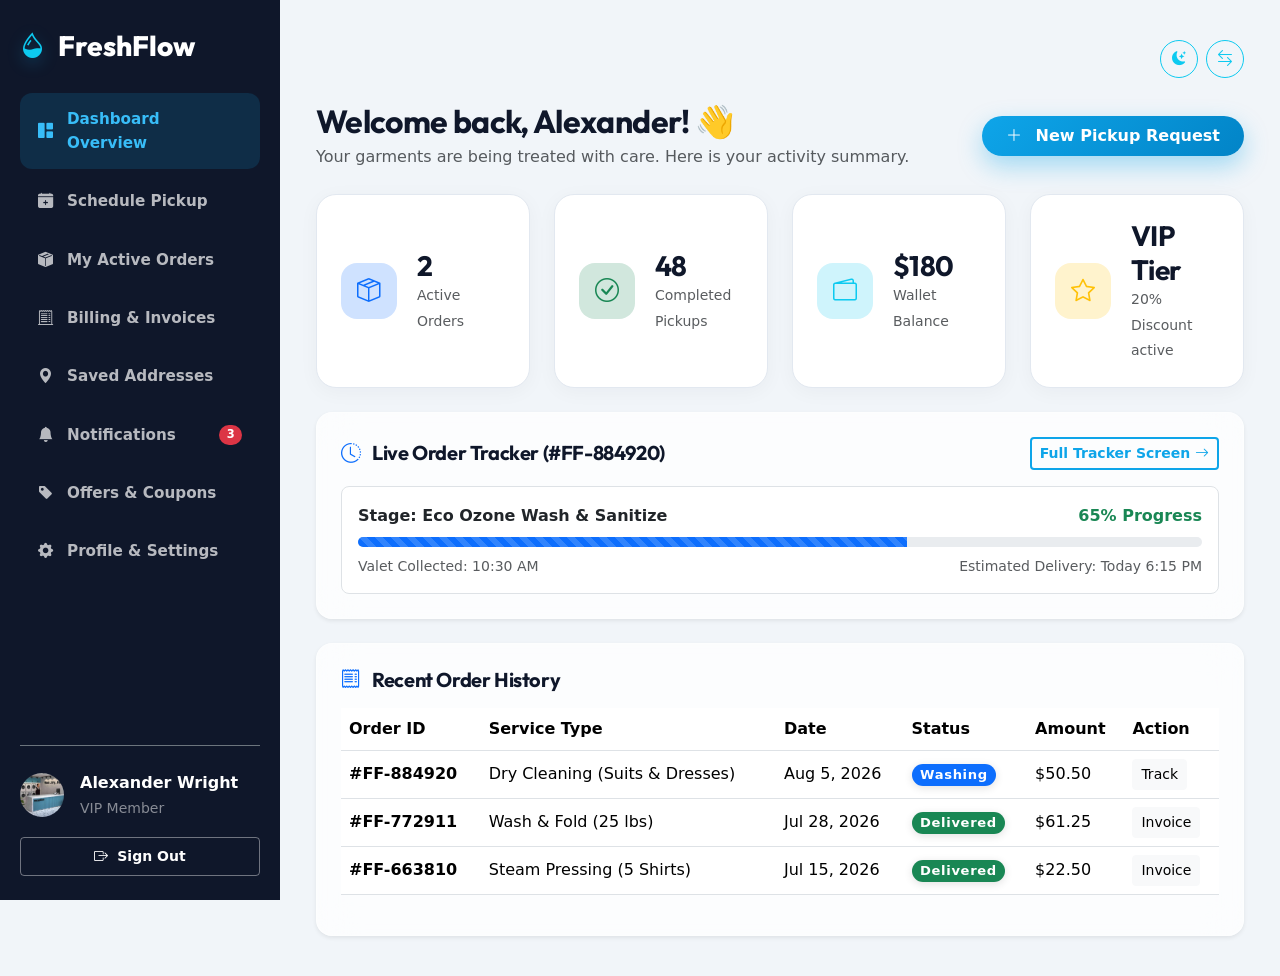
<file: dashboard.html>
<!DOCTYPE html>
<html lang="en">
<head>
  <meta charset="UTF-8">
  <meta name="viewport" content="width=device-width, initial-scale=1.0">
  <title>Customer Dashboard | FreshFlow Laundry & Dry Cleaning</title>
  <meta name="description" content="Manage your laundry schedule, track live orders, view invoices, and update addresses in your FreshFlow SaaS dashboard.">
  
  <link rel="icon" href="data:image/svg+xml,<svg xmlns='http://www.w3.org/2000/svg' viewBox='0 0 100 100'><path fill='%230EA5E9' d='M50 5 C50 5 15 50 15 70 A35 35 0 0 0 85 70 C85 50 50 5 50 5 Z'/><circle cx='40' cy='60' r='6' fill='%23FFFFFF' opacity='0.7'/></svg>" type="image/svg+xml">
  <link rel="stylesheet" href="https://cdn.jsdelivr.net/npm/bootstrap@5.3.2/dist/css/bootstrap.min.css">
  <link rel="stylesheet" href="https://cdn.jsdelivr.net/npm/bootstrap-icons@1.11.3/font/bootstrap-icons.min.css">
  <link rel="stylesheet" href="css/style.css">
</head>
<body>

  <div class="dashboard-layout">
    
    <!-- Sidebar Navigation -->
    <aside class="dashboard-sidebar">
      <div>
        <div class="mb-4 text-center text-lg-start">
          <a href="index.html" class="navbar-brand-logo text-white fs-3 d-inline-flex align-items-center gap-2">
            <i class="bi bi-droplet-half text-info me-1"></i> FreshFlow
          </a>
        </div>

        <div class="dashboard-nav-group mt-3">
          <div class="dashboard-nav-item active" data-tab="tab-overview">
            <i class="bi bi-grid-1x2-fill"></i> Dashboard Overview
          </div>
          <div class="dashboard-nav-item" data-tab="tab-schedule">
            <i class="bi bi-calendar-plus-fill"></i> Schedule Pickup
          </div>
          <div class="dashboard-nav-item" data-tab="tab-orders">
            <i class="bi bi-box-seam-fill"></i> My Active Orders
          </div>
          <div class="dashboard-nav-item" data-tab="tab-billing">
            <i class="bi bi-receipt-cutoff"></i> Billing & Invoices
          </div>
          <div class="dashboard-nav-item" data-tab="tab-addresses">
            <i class="bi bi-geo-alt-fill"></i> Saved Addresses
          </div>
          <div class="dashboard-nav-item" data-tab="tab-notifications">
            <i class="bi bi-bell-fill"></i> Notifications <span class="badge bg-danger ms-auto rounded-pill">3</span>
          </div>
          <div class="dashboard-nav-item" data-tab="tab-offers">
            <i class="bi bi-tag-fill"></i> Offers & Coupons
          </div>
          <div class="dashboard-nav-item" data-tab="tab-settings">
            <i class="bi bi-gear-fill"></i> Profile & Settings
          </div>
        </div>
      </div>

      <div class="pt-4 border-top border-secondary text-white-50 mt-auto">
        <div class="d-flex align-items-center gap-3 mb-3">
          <img src="image/Office & Customer Support.jpg" alt="User Profile" class="rounded-circle object-fit-cover" style="width: 44px; height: 44px;">
          <div>
            <strong class="d-block text-white">Alexander Wright</strong>
            <small>VIP Member</small>
          </div>
        </div>
        <a href="login.html" class="btn btn-sm btn-outline-light w-100 py-2"><i class="bi bi-box-arrow-right me-1"></i> Sign Out</a>
      </div>
    </aside>

    <!-- Main Dashboard Body -->
    <main class="dashboard-main">
      
      <!-- Desktop Dashboard Top-Right Theme & RTL Controls (Desktop >= 1200px) -->
      <div class="d-none d-xl-flex justify-content-end align-items-center mb-4 gap-2">
        <button class="btn btn-sm btn-outline-info rounded-circle" id="theme-toggle-btn" title="Toggle Theme" aria-label="Toggle Theme" style="width: 38px; height: 38px; padding: 0; display: inline-flex; align-items: center; justify-content: center;">
          <i class="bi bi-moon-stars-fill fs-6" id="theme-toggle-icon"></i>
        </button>
        <button class="btn btn-sm btn-outline-info rounded-circle" id="rtl-toggle-btn" title="Toggle RTL" aria-label="Toggle RTL" style="width: 38px; height: 38px; padding: 0; display: inline-flex; align-items: center; justify-content: center;">
          <i class="bi bi-arrow-left-right fs-6"></i>
        </button>
      </div>
      
      <!-- Mobile & Tablet Dashboard Topbar Header (< 1200px, including 1024px) -->
      <div class="dashboard-topbar-mobile d-xl-none d-flex align-items-center justify-content-between">
        <a href="index.html" class="navbar-brand-logo text-dark fs-6 fs-sm-5 fw-bold me-2">
          <i class="bi bi-droplet-half text-primary"></i> FreshFlow
        </a>
        <div class="d-flex align-items-center gap-2 gap-sm-3">
          <button class="btn btn-sm btn-outline-primary rounded-circle" id="mobile-theme-toggle-btn" title="Toggle Theme" aria-label="Toggle Theme" style="width: 36px; height: 36px; padding: 0; display: inline-flex; align-items: center; justify-content: center;">
            <i class="bi bi-moon-stars-fill" id="mobile-theme-toggle-icon"></i>
          </button>
          <button class="btn btn-sm btn-outline-primary rounded-circle" id="mobile-rtl-toggle-btn" title="Toggle RTL" aria-label="Toggle RTL" style="width: 36px; height: 36px; padding: 0; display: inline-flex; align-items: center; justify-content: center;">
            <i class="bi bi-arrow-left-right"></i>
          </button>
          <button class="btn btn-sm btn-outline-primary rounded-circle" id="dashboard-sidebar-toggle" aria-label="Toggle Navigation" style="width: 36px; height: 36px; padding: 0; display: inline-flex; align-items: center; justify-content: center;">
            <i class="bi bi-list fs-5"></i>
          </button>
        </div>
      </div>

      <!-- TAB 1: OVERVIEW -->
      <div id="tab-overview" class="dashboard-tab-content active-tab">
        <div class="d-flex justify-content-between align-items-center mb-4 flex-wrap gap-3">
          <div>
            <h2 class="fw-bold mb-1">Welcome back, Alexander! 👋</h2>
            <p class="text-muted mb-0">Your garments are being treated with care. Here is your activity summary.</p>
          </div>
          <button class="btn btn-fresh-primary py-2 px-4" data-bs-toggle="modal" data-bs-target="#schedulePickupModal">
            <i class="bi bi-plus-lg me-1"></i> New Pickup Request
          </button>
        </div>

        <!-- Quick Stats Widgets Grid -->
        <div class="row g-3 g-md-4 mb-4">
          <div class="col-md-3 col-6">
            <div class="stat-widget-card h-100">
              <div class="stat-icon-wrapper bg-primary-subtle text-primary">
                <i class="bi bi-box-seam"></i>
              </div>
              <div>
                <h3 class="fw-bold mb-0 font-heading">2</h3>
                <small class="text-muted">Active Orders</small>
              </div>
            </div>
          </div>

          <div class="col-md-3 col-6">
            <div class="stat-widget-card h-100">
              <div class="stat-icon-wrapper bg-success-subtle text-success">
                <i class="bi bi-check-circle"></i>
              </div>
              <div>
                <h3 class="fw-bold mb-0 font-heading">48</h3>
                <small class="text-muted">Completed Pickups</small>
              </div>
            </div>
          </div>

          <div class="col-md-3 col-6">
            <div class="stat-widget-card h-100">
              <div class="stat-icon-wrapper bg-info-subtle text-info">
                <i class="bi bi-wallet2"></i>
              </div>
              <div>
                <h3 class="fw-bold mb-0 font-heading">$180</h3>
                <small class="text-muted">Wallet Balance</small>
              </div>
            </div>
          </div>

          <div class="col-md-3 col-6">
            <div class="stat-widget-card h-100">
              <div class="stat-icon-wrapper bg-warning-subtle text-warning">
                <i class="bi bi-star"></i>
              </div>
              <div>
                <h3 class="fw-bold mb-0 font-heading">VIP Tier</h3>
                <small class="text-muted">20% Discount active</small>
              </div>
            </div>
          </div>
        </div>

        <!-- Active Live Order Status Section -->
        <div class="card glass-card p-4 rounded-4 shadow-sm mb-4">
          <div class="d-flex justify-content-between align-items-center mb-3">
            <h5 class="fw-bold mb-0"><i class="bi bi-clock-history text-primary me-2"></i> Live Order Tracker (#FF-884920)</h5>
            <a href="tracking.html" class="btn btn-sm btn-outline-primary">Full Tracker Screen <i class="bi bi-arrow-right"></i></a>
          </div>

          <div class="p-3 bg-white rounded-3 border">
            <div class="d-flex justify-content-between mb-2">
              <span class="fw-semibold text-dark">Stage: Eco Ozone Wash & Sanitize</span>
              <span class="text-success fw-bold">65% Progress</span>
            </div>
            <div class="progress" style="height: 10px;">
              <div class="progress-bar progress-bar-striped progress-bar-animated bg-primary" role="progressbar" style="width: 65%"></div>
            </div>
            <div class="d-flex justify-content-between mt-2 text-muted small">
              <span>Valet Collected: 10:30 AM</span>
              <span>Estimated Delivery: Today 6:15 PM</span>
            </div>
          </div>
        </div>

        <!-- Recent Invoices Table -->
        <div class="card glass-card p-4 rounded-4 shadow-sm">
          <h5 class="fw-bold mb-3"><i class="bi bi-receipt text-primary me-2"></i> Recent Order History</h5>
          <div class="table-responsive">
            <table class="table table-hover align-middle">
              <thead>
                <tr>
                  <th>Order ID</th>
                  <th>Service Type</th>
                  <th>Date</th>
                  <th>Status</th>
                  <th>Amount</th>
                  <th>Action</th>
                </tr>
              </thead>
              <tbody>
                <tr>
                  <td><strong>#FF-884920</strong></td>
                  <td>Dry Cleaning (Suits & Dresses)</td>
                  <td>Aug 5, 2026</td>
                  <td><span class="badge bg-primary rounded-pill">Washing</span></td>
                  <td>$50.50</td>
                  <td><a href="tracking.html" class="btn btn-sm btn-light">Track</a></td>
                </tr>
                <tr>
                  <td><strong>#FF-772911</strong></td>
                  <td>Wash & Fold (25 lbs)</td>
                  <td>Jul 28, 2026</td>
                  <td><span class="badge bg-success rounded-pill">Delivered</span></td>
                  <td>$61.25</td>
                  <td><button class="btn btn-sm btn-light">Invoice</button></td>
                </tr>
                <tr>
                  <td><strong>#FF-663810</strong></td>
                  <td>Steam Pressing (5 Shirts)</td>
                  <td>Jul 15, 2026</td>
                  <td><span class="badge bg-success rounded-pill">Delivered</span></td>
                  <td>$22.50</td>
                  <td><button class="btn btn-sm btn-light">Invoice</button></td>
                </tr>
              </tbody>
            </table>
          </div>
        </div>
      </div>

      <!-- TAB 2: SCHEDULE PICKUP -->
      <div id="tab-schedule" class="dashboard-tab-content d-none">
        <h2 class="fw-bold mb-4">Schedule A New Pickup</h2>
        <div class="card glass-card p-4 rounded-4 max-w-700">
          <form id="schedule-pickup-form">
            <div class="mb-3">
              <label for="pickup-address" class="form-label fw-semibold">Pickup & Delivery Address</label>
              <select id="pickup-address" class="form-select rounded-pill">
                <option selected>Home: 742 Fifth Avenue, Apt 12B, New York, NY</option>
                <option>Office: 100 Madison Ave, Floor 14, New York, NY</option>
              </select>
            </div>

            <div class="row g-3 mb-3">
              <div class="col-md-6">
                <label for="pickup-service-type" class="form-label fw-semibold">Service Type</label>
                <select id="pickup-service-type" class="form-select rounded-pill">
                  <option>Wash & Fold ($2.45/lb)</option>
                  <option>Executive Dry Cleaning</option>
                  <option>Hand Steam Pressing</option>
                  <option>Shoe Restoration</option>
                </select>
              </div>
              <div class="col-md-6">
                <label for="pickup-date" class="form-label fw-semibold">Preferred Pickup Date & Time</label>
                <input type="datetime-local" id="pickup-date" class="form-control rounded-pill" required>
              </div>
            </div>

            <div class="mb-4">
              <label for="pickup-notes" class="form-label fw-semibold">Garment Care Special Instructions</label>
              <textarea id="pickup-notes" class="form-control rounded-4" rows="3" placeholder="e.g. Light starch on collared shirts, delicate silk skirt stain care..."></textarea>
            </div>

            <button type="submit" class="btn btn-fresh-primary w-100 py-3"><i class="bi bi-check-circle me-2"></i> Confirm Valet Schedule</button>
          </form>
        </div>
      </div>

      <!-- TAB 3: MY ACTIVE ORDERS -->
      <div id="tab-orders" class="dashboard-tab-content d-none">
        <h2 class="fw-bold mb-4">My Active Orders</h2>
        <div class="row g-4">
          <div class="col-md-6">
            <div class="card glass-card p-4 rounded-4 shadow-sm h-100">
              <div class="d-flex justify-content-between align-items-center mb-3">
                <span class="badge bg-primary rounded-pill">#FF-884920</span>
                <span class="badge bg-info text-dark">Washing Stage</span>
              </div>
              <h5 class="fw-bold">2-Piece Suit & 3 Shirts</h5>
              <p class="text-muted small mb-3">Valet: David Miller | ETA: Today 6:15 PM</p>
              <a href="tracking.html" class="btn btn-outline-primary w-100 mt-auto">Live RFID Tracking</a>
            </div>
          </div>
          <div class="col-md-6">
            <div class="card glass-card p-4 rounded-4 shadow-sm h-100">
              <div class="d-flex justify-content-between align-items-center mb-3">
                <span class="badge bg-secondary rounded-pill">#FF-885001</span>
                <span class="badge bg-warning text-dark">Scheduled Pickup</span>
              </div>
              <h5 class="fw-bold">Wash & Fold Bag (approx 15 lbs)</h5>
              <p class="text-muted small mb-3">Valet Arriving: Tomorrow at 9:00 AM</p>
              <button class="btn btn-outline-danger w-100 mt-auto">Reschedule Window</button>
            </div>
          </div>
        </div>
      </div>

      <!-- TAB 4: BILLING & INVOICES -->
      <div id="tab-billing" class="dashboard-tab-content d-none">
        <h2 class="fw-bold mb-4">Billing & Invoices</h2>
        <div class="card glass-card p-4 rounded-4 shadow-sm">
          <p class="text-muted">Download official digital receipts and manage stored credit cards.</p>
          <div class="table-responsive">
            <table class="table">
              <thead>
                <tr>
                  <th>Invoice #</th>
                  <th>Date</th>
                  <th>Amount</th>
                  <th>Payment Method</th>
                  <th>Download</th>
                </tr>
              </thead>
              <tbody>
                <tr>
                  <td>INV-2026-001</td>
                  <td>Aug 5, 2026</td>
                  <td>$50.50</td>
                  <td>Visa ending in 4242</td>
                  <td><button class="btn btn-sm btn-outline-primary"><i class="bi bi-download"></i> PDF</button></td>
                </tr>
                <tr>
                  <td>INV-2026-002</td>
                  <td>Jul 28, 2026</td>
                  <td>$61.25</td>
                  <td>Apple Pay</td>
                  <td><button class="btn btn-sm btn-outline-primary"><i class="bi bi-download"></i> PDF</button></td>
                </tr>
              </tbody>
            </table>
          </div>
        </div>
      </div>

      <!-- TAB 5: SAVED ADDRESSES -->
      <div id="tab-addresses" class="dashboard-tab-content d-none">
        <div class="d-flex justify-content-between align-items-center mb-4 flex-wrap gap-2">
          <h2 class="fw-bold mb-0">Saved Pickup Addresses</h2>
          <button class="btn btn-fresh-primary py-2 px-3" id="add-address-btn"><i class="bi bi-plus-lg"></i> Add New Address</button>
        </div>

        <div class="row g-4" id="address-list-container">
          <div class="col-md-6">
            <div class="card glass-card p-4 h-100">
              <div class="d-flex justify-content-between align-items-center mb-3">
                <span class="badge bg-primary px-3 py-2 rounded-pill"><i class="bi bi-house me-1"></i> Home (Primary)</span>
              </div>
              <p class="fw-semibold text-dark mb-1">742 Fifth Avenue, Apt 12B, New York, NY 10019</p>
              <small class="text-muted">Gate Code: #4829</small>
            </div>
          </div>
          <div class="col-md-6">
            <div class="card glass-card p-4 h-100">
              <div class="d-flex justify-content-between align-items-center mb-3">
                <span class="badge bg-secondary px-3 py-2 rounded-pill"><i class="bi bi-briefcase me-1"></i> Office</span>
              </div>
              <p class="fw-semibold text-dark mb-1">100 Madison Ave, Floor 14, New York, NY 10016</p>
              <small class="text-muted">Reception Desk Pickup</small>
            </div>
          </div>
        </div>
      </div>

      <!-- TAB 6: NOTIFICATIONS -->
      <div id="tab-notifications" class="dashboard-tab-content d-none">
        <h2 class="fw-bold mb-4">Notifications</h2>
        <div class="list-group max-w-700 mx-auto mx-md-0">
          <div class="list-group-item p-3 p-md-4 rounded-3 mb-3 border glass-card shadow-sm">
            <div class="d-flex justify-content-between align-items-center flex-wrap gap-2 mb-2">
              <h6 class="fw-bold text-primary mb-0"><i class="bi bi-droplet-half me-2"></i> Garments In Washing Drum</h6>
              <small class="text-muted">30 mins ago</small>
            </div>
            <p class="mb-0 text-muted small">Order #FF-884920 has entered the eco-friendly ozone wash cycle.</p>
          </div>
          <div class="list-group-item p-3 p-md-4 rounded-3 mb-3 border glass-card shadow-sm">
            <div class="d-flex justify-content-between align-items-center flex-wrap gap-2 mb-2">
              <h6 class="fw-bold text-success mb-0"><i class="bi bi-tag me-2"></i> 20% Discount Promo Applied</h6>
              <small class="text-muted">Yesterday</small>
            </div>
            <p class="mb-0 text-muted small">Your VIP monthly subscription renewed automatically with $100 bonus credit.</p>
          </div>
        </div>
      </div>

      <!-- TAB 7: OFFERS -->
      <div id="tab-offers" class="dashboard-tab-content d-none text-center">
        <h2 class="fw-bold mb-4 text-center">Exclusive Coupons & Offers</h2>
        <div class="row g-4 justify-content-center">
          <div class="col-lg-6 col-md-8 text-center mx-auto">
            <div class="card p-4 rounded-4 bg-primary text-white mx-auto shadow-sm" style="max-width: 500px;">
              <span class="badge bg-white text-primary rounded-pill mb-3 width-fit mx-auto px-3 py-2 fw-bold">PROMO CODE</span>
              <h3 class="fw-bold text-white mb-2 fs-2">FRESH20</h3>
              <p class="mb-0 text-white-50">Get 20% OFF your next dry cleaning order over $40.</p>
            </div>
          </div>
        </div>
      </div>

      <!-- TAB 8: SETTINGS -->
      <div id="tab-settings" class="dashboard-tab-content d-none">
        <h2 class="fw-bold mb-4">Profile & Settings</h2>
        <div class="card glass-card p-4 rounded-4 max-w-700">
          <form>
            <div class="mb-3">
              <label class="form-label fw-semibold">Full Name</label>
              <input type="text" class="form-control rounded-pill" value="Alexander Wright">
            </div>
            <div class="mb-3">
              <label class="form-label fw-semibold">Email Address</label>
              <input type="email" class="form-control rounded-pill" value="alexander.wright@luxury.com">
            </div>
            <div class="mb-3">
              <label class="form-label fw-semibold">Phone Number</label>
              <input type="tel" class="form-control rounded-pill" value="+1 (555) 392-1980">
            </div>
            <div class="text-center mt-4">
              <button type="button" class="btn btn-fresh-primary py-2 px-5 rounded-pill" onclick="alert('Profile Updated Successfully!')"><i class="bi bi-check2-circle me-1"></i> Save Preferences</button>
            </div>
          </form>
        </div>
      </div>

    </main>
  </div>

  <!-- Schedule Pickup Modal -->
  <div class="modal fade" id="schedulePickupModal" tabindex="-1" aria-hidden="true">
    <div class="modal-dialog modal-dialog-centered">
      <div class="modal-content rounded-4 border-0 p-3">
        <div class="modal-header border-0 pb-0">
          <h5 class="modal-title fw-bold"><i class="bi bi-calendar-plus text-primary me-2"></i> Schedule Pickup</h5>
          <button type="button" class="btn-close" data-bs-dismiss="modal" aria-label="Close"></button>
        </div>
        <div class="modal-body">
          <p class="text-muted small">Select your garments and pickup window. Our valet will arrive with a laundry bag.</p>
          <form id="modal-pickup-quick">
            <div class="mb-3">
              <label class="form-label fw-semibold">Service Type</label>
              <select class="form-select rounded-pill">
                <option>Wash & Fold ($2.45/lb)</option>
                <option>Executive Dry Cleaning</option>
                <option>Steam Pressing</option>
              </select>
            </div>
            <div class="mb-3">
              <label class="form-label fw-semibold">Pickup Time</label>
              <input type="datetime-local" class="form-control rounded-pill" required>
            </div>
            <button type="submit" class="btn btn-fresh-primary w-100 py-3 mt-2" data-bs-dismiss="modal" onclick="alert('Pickup Scheduled! Driver assigned.')">Confirm Pickup Window</button>
          </form>
        </div>
      </div>
    </div>
  </div>

  <script src="https://cdn.jsdelivr.net/npm/bootstrap@5.3.2/dist/js/bootstrap.bundle.min.js"></script>
  <script src="js/main.js"></script>
  <script src="js/dashboard.js"></script>
</body>
</html>
</file>
<file: css/style.css>
/* ==========================================================================
   FreshFlow Laundry & Dry Cleaning - Design System & Custom Luxury CSS
   Primary: #0EA5E9 | Secondary: #38BDF8 | Accent: #10B981 
   Background: #F8FAFC | Dark: #0F172A | Cards: #FFFFFF
   ========================================================================== */

@import url('https://fonts.googleapis.com/css2?family=Plus+Jakarta+Sans:wght@300;400;500;600;700;800&family=Outfit:wght@400;500;600;700;800&display=swap');

:root {
  --ff-primary: #0EA5E9;
  --ff-primary-hover: #0284C7;
  --ff-secondary: #38BDF8;
  --ff-secondary-light: #E0F2FE;
  --ff-accent: #10B981;
  --ff-accent-light: #D1FAE5;
  --ff-dark: #0F172A;
  --ff-dark-card: #1E293B;
  --ff-slate-600: #475569;
  --ff-slate-400: #94A3B8;
  --ff-bg: #F8FAFC;
  --ff-card-bg: #FFFFFF;
  --ff-glass-bg: rgba(255, 255, 255, 0.75);
  --ff-glass-dark: rgba(15, 23, 42, 0.85);
  --ff-glass-border: rgba(255, 255, 255, 0.4);
  --ff-border-light: #E2E8F0;
  
  --ff-shadow-sm: 0 4px 12px rgba(14, 165, 233, 0.06);
  --ff-shadow-md: 0 12px 32px rgba(15, 23, 42, 0.08);
  --ff-shadow-lg: 0 24px 60px rgba(14, 165, 233, 0.15);
  --ff-shadow-glow: 0 0 30px rgba(56, 189, 248, 0.35);

  --ff-radius-sm: 12px;
  --ff-radius-md: 20px;
  --ff-radius-lg: 32px;
  --ff-radius-full: 9999px;

  --ff-font-main: 'Plus Jakarta Sans', -apple-system, BlinkMacSystemFont, sans-serif;
  --ff-font-heading: 'Outfit', sans-serif;

  --ff-transition: all 0.35s cubic-bezier(0.16, 1, 0.3, 1);
}

/* Base resets & typography */
* {
  margin: 0;
  padding: 0;
  box-sizing: border-box;
}

html {
  font-family: var(--ff-font-main);
  background-color: var(--ff-bg);
  color: var(--ff-dark);
  scroll-behavior: smooth;
  overflow-x: hidden;
}

body {
  overflow-x: hidden;
  background-color: var(--ff-bg);
  color: var(--ff-dark);
  line-height: 1.6;
}

h1, h2, h3, h4, h5, h6, .font-heading {
  font-family: var(--ff-font-heading);
  font-weight: 700;
  color: var(--ff-dark);
  letter-spacing: -0.02em;
}

a {
  text-decoration: none;
  color: inherit;
  transition: var(--ff-transition);
}

img {
  max-width: 100%;
  height: auto;
}

/* Background canvas and floating particles - DISABLED */
#bubbles-canvas {
  display: none !important;
}

/* Modern Luxury Glassmorphism Utility */
.glass-card {
  background: var(--ff-glass-bg);
  backdrop-filter: blur(20px);
  -webkit-backdrop-filter: blur(20px);
  border: 1px solid var(--ff-glass-border);
  box-shadow: var(--ff-shadow-md);
  border-radius: var(--ff-radius-md);
  transition: var(--ff-transition);
}

.glass-card:hover {
  transform: translateY(-6px);
  box-shadow: var(--ff-shadow-lg);
  border-color: rgba(56, 189, 248, 0.4);
}

.glass-card-dark {
  background: var(--ff-glass-dark);
  backdrop-filter: blur(20px);
  -webkit-backdrop-filter: blur(20px);
  border: 1px solid rgba(255, 255, 255, 0.1);
  color: #FFFFFF;
}

/* Custom Buttons */
.btn-fresh-primary {
  background: linear-gradient(135deg, var(--ff-primary) 0%, #0284C7 100%);
  color: #FFFFFF !important;
  font-weight: 600;
  padding: 14px 32px;
  border-radius: var(--ff-radius-full);
  border: none;
  box-shadow: 0 10px 25px rgba(14, 165, 233, 0.35);
  display: inline-flex;
  align-items: center;
  justify-content: center;
  text-align: center;
  gap: 10px;
  position: relative;
  overflow: hidden;
  z-index: 2;
  transition: var(--ff-transition);
}

.btn-fresh-primary::before {
  content: '';
  position: absolute;
  top: 0; left: -100%; width: 100%; height: 100%;
  background: linear-gradient(90deg, transparent, rgba(255, 255, 255, 0.3), transparent);
  transition: 0.6s;
  z-index: 1;
}

.btn-fresh-primary:hover::before {
  left: 100%;
}

.btn-fresh-primary:hover {
  transform: translateY(-3px) scale(1.02);
  box-shadow: 0 16px 35px rgba(14, 165, 233, 0.45);
  color: #FFFFFF;
}

.btn-fresh-outline {
  background: transparent;
  color: var(--ff-dark);
  border: 2px solid var(--ff-primary);
  font-weight: 600;
  padding: 12px 28px;
  border-radius: var(--ff-radius-full);
  display: inline-flex;
  align-items: center;
  justify-content: center;
  text-align: center;
  gap: 10px;
  transition: var(--ff-transition);
}

.btn-fresh-outline.text-white,
.hero-section .btn-fresh-outline {
  color: #FFFFFF !important;
  border-color: rgba(255, 255, 255, 0.8) !important;
}

.btn-fresh-outline:hover,
.btn-fresh-outline.text-white:hover,
.hero-section .btn-fresh-outline:hover {
  background: var(--ff-primary) !important;
  border-color: var(--ff-primary) !important;
  color: #FFFFFF !important;
  transform: translateY(-3px);
  box-shadow: 0 10px 25px rgba(14, 165, 233, 0.35);
}

.btn-fresh-accent {
  background: linear-gradient(135deg, var(--ff-accent) 0%, #059669 100%);
  color: #FFFFFF !important;
  font-weight: 600;
  padding: 14px 32px;
  border-radius: var(--ff-radius-full);
  border: none;
  box-shadow: 0 10px 25px rgba(16, 185, 129, 0.35);
  display: inline-flex;
  align-items: center;
  gap: 10px;
}

.btn-fresh-accent:hover {
  transform: translateY(-3px);
  box-shadow: 0 16px 35px rgba(16, 185, 129, 0.45);
  color: #FFFFFF;
}

/* Page Loader */
#page-loader {
  position: fixed;
  inset: 0;
  background: #0F172A;
  z-index: 999999;
  display: flex;
  flex-direction: column;
  align-items: center;
  justify-content: center;
  transition: opacity 0.6s ease, visibility 0.6s ease;
}

.loader-drum {
  width: 90px;
  height: 90px;
  border: 6px solid rgba(56, 189, 248, 0.2);
  border-top-color: var(--ff-secondary);
  border-right-color: var(--ff-primary);
  border-radius: 50%;
  animation: spin 1.2s cubic-bezier(0.68, -0.55, 0.27, 1.55) infinite;
  position: relative;
  display: flex;
  align-items: center;
  justify-content: center;
}

.loader-drum::after {
  content: '';
  width: 40px;
  height: 40px;
  border: 4px dashed rgba(255, 255, 255, 0.6);
  border-radius: 50%;
  animation: spinReverse 1s linear infinite;
}

.loader-bubbles {
  position: absolute;
  width: 120px;
  height: 120px;
  pointer-events: none;
}

@keyframes spin {
  to { transform: rotate(360deg); }
}

@keyframes spinReverse {
  to { transform: rotate(-360deg); }
}

/* Header & Navbar */
.fresh-navbar {
  position: fixed;
  top: 0;
  left: 0;
  right: 0;
  z-index: 9999;
  padding: 12px 0;
  transition: var(--ff-transition);
  flex-wrap: nowrap !important;
}

.fresh-navbar.scrolled {
  padding: 10px 0;
  background: rgba(255, 255, 255, 0.85);
  backdrop-filter: blur(20px);
  -webkit-backdrop-filter: blur(20px);
  box-shadow: 0 10px 30px rgba(15, 23, 42, 0.05);
  border-bottom: 1px solid var(--ff-border-light);
}

.fresh-navbar .container,
.fresh-navbar .container-fluid {
  display: flex !important;
  flex-wrap: nowrap !important;
  align-items: center !important;
  justify-content: space-between !important;
  max-width: 100% !important;
  padding-left: 2rem;
  padding-right: 2rem;
  gap: 12px;
}

.navbar-brand-logo {
  display: flex;
  align-items: center;
  gap: 8px;
  font-family: var(--ff-font-heading);
  font-weight: 800;
  font-size: 1.35rem;
  color: #FFFFFF;
  white-space: nowrap !important;
  flex-shrink: 0 !important;
}

.fresh-navbar.scrolled .navbar-brand-logo {
  color: var(--ff-dark);
}

.navbar-brand-logo i {
  color: var(--ff-primary);
  font-size: 1.6rem;
  filter: drop-shadow(0 4px 8px rgba(14, 165, 233, 0.3));
}

.fresh-navbar .navbar-nav {
  display: flex !important;
  flex-direction: row !important;
  flex-wrap: nowrap !important;
  align-items: center !important;
  white-space: nowrap !important;
  gap: 4px !important;
  margin: 0 !important;
  padding: 0 !important;
}

.fresh-navbar .navbar-nav .nav-item {
  white-space: nowrap !important;
}

.nav-link-custom {
  font-weight: 600;
  font-size: 0.88rem;
  color: rgba(255, 255, 255, 0.9);
  padding: 6px 12px !important;
  border-radius: var(--ff-radius-full);
  position: relative;
  transition: var(--ff-transition);
  white-space: nowrap !important;
  display: inline-block;
}

.nav-link-custom:hover, .nav-link-custom.active {
  color: #38BDF8;
  background: rgba(255, 255, 255, 0.15);
}

.fresh-navbar:not(.scrolled) {
  background: linear-gradient(180deg, rgba(15, 23, 42, 0.88) 0%, rgba(15, 23, 42, 0.5) 75%, transparent 100%) !important;
  backdrop-filter: blur(8px);
}

.fresh-navbar:not(.scrolled) .navbar-brand-logo {
  color: #FFFFFF !important;
  text-shadow: 0 2px 6px rgba(0, 0, 0, 0.8) !important;
}

.fresh-navbar:not(.scrolled) .nav-link-custom {
  color: #FFFFFF !important;
  font-weight: 600 !important;
  text-shadow: 0 1px 4px rgba(0, 0, 0, 0.8) !important;
}

.fresh-navbar:not(.scrolled) .nav-link-custom:hover,
.fresh-navbar:not(.scrolled) .nav-link-custom.active {
  color: #38BDF8 !important;
  background: rgba(255, 255, 255, 0.2) !important;
}

.fresh-navbar.scrolled .nav-link-custom {
  color: var(--ff-dark);
}

.fresh-navbar.scrolled .nav-link-custom:hover, 
.fresh-navbar.scrolled .nav-link-custom.active {
  color: var(--ff-primary);
  background: rgba(14, 165, 233, 0.08);
}

.fresh-navbar:not(.scrolled) .btn-fresh-outline {
  border-color: rgba(255, 255, 255, 0.9) !important;
  color: #FFFFFF !important;
  background: rgba(255, 255, 255, 0.12) !important;
  text-shadow: 0 1px 3px rgba(0, 0, 0, 0.6) !important;
}

.fresh-navbar:not(.scrolled) #theme-toggle-btn,
.fresh-navbar:not(.scrolled) #rtl-toggle-btn {
  border-color: rgba(255, 255, 255, 0.8) !important;
  color: #FFFFFF !important;
  background: rgba(255, 255, 255, 0.12) !important;
}

.fresh-navbar:not(.scrolled) #theme-toggle-btn:hover,
.fresh-navbar:not(.scrolled) #rtl-toggle-btn:hover {
  background: rgba(255, 255, 255, 0.25) !important;
  color: #FFFFFF !important;
}

/* Desktop navbar CTA group */
.nav-cta-group {
  display: flex !important;
  flex-direction: row !important;
  align-items: center !important;
  gap: 8px !important;
  flex-wrap: nowrap !important;
  white-space: nowrap !important;
  flex-shrink: 0 !important;
}

.nav-cta-group .btn {
  padding: 7px 16px !important;
  font-size: 0.85rem !important;
  white-space: nowrap !important;
}

/* Mobile Offcanvas Drawer */
.mobile-drawer {
  position: fixed;
  top: 0; right: -100%;
  width: 340px;
  max-width: 90vw;
  height: 100vh;
  background: rgba(15, 23, 42, 0.97);
  backdrop-filter: blur(25px);
  z-index: 100000;
  padding: 24px 18px;
  display: flex;
  flex-direction: column;
  justify-content: space-between;
  transition: right 0.4s cubic-bezier(0.16, 1, 0.3, 1);
  color: #FFFFFF;
  overflow-y: auto;
}

.mobile-drawer.active {
  right: 0;
}

/* Mobile Drawer Header Spacing & Layout */
.mobile-drawer-header {
  display: flex !important;
  align-items: center !important;
  justify-content: space-between !important;
  width: 100% !important;
  gap: 10px !important;
  margin-bottom: 1rem !important;
  padding-bottom: 0.85rem !important;
  border-bottom: 1px solid rgba(255, 255, 255, 0.12) !important;
}

.mobile-drawer-header .navbar-brand-logo {
  font-size: 1.15rem !important;
  gap: 6px !important;
  white-space: nowrap !important;
  flex-shrink: 1 !important;
  overflow: hidden !important;
  color: #FFFFFF !important;
}

.mobile-drawer-header .navbar-brand-logo i {
  font-size: 1.3rem !important;
}

.mobile-drawer-tools {
  display: flex !important;
  align-items: center !important;
  gap: 8px !important;
  flex-shrink: 0 !important;
}

.mobile-drawer-tools .btn-icon-toggle {
  width: 34px !important;
  height: 34px !important;
  border-radius: 50% !important;
  border: 1px solid rgba(56, 189, 248, 0.4) !important;
  color: #38BDF8 !important;
  background: transparent !important;
  display: flex !important;
  align-items: center !important;
  justify-content: center !important;
  padding: 0 !important;
  font-size: 0.85rem !important;
  flex-shrink: 0 !important;
  transition: var(--ff-transition);
}

.mobile-drawer-tools .btn-icon-toggle:hover {
  background: rgba(56, 189, 248, 0.18) !important;
  color: #FFFFFF !important;
}

.mobile-drawer-tools .btn-drawer-close {
  background: transparent !important;
  border: none !important;
  color: #FFFFFF !important;
  font-size: 1.15rem !important;
  padding: 4px !important;
  display: flex !important;
  align-items: center !important;
  justify-content: center !important;
  cursor: pointer !important;
  flex-shrink: 0 !important;
  opacity: 0.85;
}

.mobile-drawer-tools .btn-drawer-close:hover {
  opacity: 1;
  color: var(--ff-primary) !important;
}

.mobile-drawer-overlay {
  position: fixed;
  inset: 0;
  background: rgba(15, 23, 42, 0.5);
  backdrop-filter: blur(4px);
  z-index: 99999;
  opacity: 0;
  pointer-events: none;
  transition: opacity 0.3s ease;
}

.mobile-drawer-overlay.active {
  opacity: 1;
  pointer-events: auto;
}

.mobile-menu-link {
  font-family: var(--ff-font-heading);
  font-size: 1.05rem;
  font-weight: 600;
  color: rgba(255, 255, 255, 0.85);
  padding: 10px 0;
  border-bottom: 1px solid rgba(255, 255, 255, 0.08);
  display: flex;
  align-items: center;
  justify-content: space-between;
}

.mobile-menu-link:hover, .mobile-menu-link.active {
  color: var(--ff-secondary);
}

/* Mobile Drawer CTA Buttons - Equal Size & Height */
.mobile-menu-cta {
  margin-top: 1.5rem !important;
  padding-top: 1rem !important;
  border-top: 1px solid rgba(255, 255, 255, 0.12) !important;
}

.mobile-menu-cta .btn {
  display: flex !important;
  align-items: center !important;
  justify-content: center !important;
  height: 48px !important;
  padding: 0 16px !important;
  font-size: 0.95rem !important;
  font-weight: 600 !important;
  border-radius: var(--ff-radius-full) !important;
  margin: 0 !important;
  box-sizing: border-box !important;
  text-align: center !important;
}

.mobile-menu-cta .btn-fresh-primary {
  width: 100% !important;
  margin-bottom: 12px !important;
  background: linear-gradient(135deg, var(--ff-primary) 0%, #0284C7 100%) !important;
  color: #FFFFFF !important;
  border: none !important;
  box-shadow: 0 8px 20px rgba(14, 165, 233, 0.3) !important;
}

.mobile-menu-cta .btn-fresh-outline {
  border: 2px solid var(--ff-primary) !important;
  color: #FFFFFF !important;
  background: transparent !important;
}

.mobile-menu-cta .btn-fresh-outline:hover {
  background: var(--ff-primary) !important;
  color: #FFFFFF !important;
}

.mobile-menu-cta .btn-fresh-accent {
  background: linear-gradient(135deg, var(--ff-accent) 0%, #059669 100%) !important;
  color: #FFFFFF !important;
  border: none !important;
  box-shadow: 0 8px 20px rgba(16, 185, 129, 0.3) !important;
}

.mobile-menu-cta .d-flex {
  display: flex !important;
  gap: 12px !important;
  width: 100% !important;
}

.mobile-menu-cta .d-flex .btn {
  flex: 1 1 50% !important;
  width: 50% !important;
}

/* Hamburger toggle */
.hamburger-toggle {
  background: rgba(14, 165, 233, 0.1);
  border: 1px solid rgba(14, 165, 233, 0.2);
  width: 48px;
  height: 48px;
  border-radius: 12px;
  display: flex;
  align-items: center;
  justify-content: center;
  cursor: pointer;
  color: var(--ff-primary);
  font-size: 1.3rem;
  transition: var(--ff-transition);
}

.hamburger-toggle:hover {
  background: var(--ff-primary);
  color: #FFFFFF;
}

/* Laundry Hero 3D Section */
.hero-section {
  position: relative;
  min-height: 100vh;
  padding-top: 140px;
  padding-bottom: 80px;
  display: flex;
  align-items: center;
  overflow: hidden;
  background: #0F172A;
  color: #FFFFFF !important;
}

.hero-video-wrap {
  position: absolute;
  top: 0; left: 0; width: 100%; height: 100%;
  z-index: 0;
  overflow: hidden;
}

.hero-video-wrap video {
  width: 100%;
  height: 100%;
  object-fit: cover;
  opacity: 0.75;
  filter: brightness(0.9) contrast(1.1);
}

.hero-video-overlay {
  position: absolute;
  inset: 0;
  background: linear-gradient(180deg, rgba(15, 23, 42, 0.5) 0%, rgba(15, 23, 42, 0.3) 50%, rgba(15, 23, 42, 0.65) 100%);
  z-index: 1;
  pointer-events: none;
}

.hero-title {
  font-size: clamp(2.5rem, 5vw, 4.2rem);
  line-height: 1.1;
  font-weight: 800;
  margin-bottom: 24px;
  color: #FFFFFF !important;
  text-shadow: 0 4px 20px rgba(0, 0, 0, 0.7);
}

.hero-subtitle {
  font-size: 1.15rem;
  color: #F1F5F9 !important;
  margin-bottom: 36px;
  max-width: 580px;
  text-shadow: 0 2px 12px rgba(0, 0, 0, 0.6);
}

.hero-3d-wrapper {
  position: relative;
  width: 100%;
  height: 520px;
  display: flex;
  align-items: center;
  justify-content: center;
}

#hero-3d-canvas {
  width: 100%;
  height: 100%;
}

.floating-laundry-badge {
  position: absolute;
  padding: 12px 20px;
  background: rgba(255, 255, 255, 0.95);
  backdrop-filter: blur(16px);
  border-radius: var(--ff-radius-md);
  box-shadow: var(--ff-shadow-md);
  border: 1px solid rgba(255, 255, 255, 0.6);
  display: flex;
  align-items: center;
  gap: 12px;
  z-index: 10;
  animation: floatAnim 4s ease-in-out infinite alternate;
}

.badge-pos-1 { top: 10%; left: 5%; animation-delay: 0s; }
.badge-pos-2 { bottom: 15%; right: 5%; animation-delay: 1.5s; }
.badge-pos-3 { top: 50%; right: -2%; animation-delay: 2.5s; }

@keyframes floatAnim {
  0% { transform: translateY(0px) rotate(0deg); }
  100% { transform: translateY(-15px) rotate(2deg); }
}

/* Feature Highlight Cards below Hero */
.feature-highlight-card {
  display: flex;
  align-items: center;
  gap: 14px;
  height: 100%;
  transition: var(--ff-transition);
}

/* Estimator Item Cards - Equal Height & Sizing */
.estimator-item-card {
  height: 100% !important;
  min-height: 96px !important;
  display: flex !important;
  align-items: center !important;
  justify-content: space-between !important;
  gap: 12px;
}

/* Service Card Highlights */
.service-card {
  background: var(--ff-card-bg);
  border-radius: var(--ff-radius-md);
  padding: 32px 28px;
  border: 1px solid var(--ff-border-light);
  transition: var(--ff-transition);
  position: relative;
  overflow: hidden;
  height: 100%;
  display: flex;
  flex-direction: column;
  justify-content: space-between;
}

.service-card::before {
  content: '';
  position: absolute;
  top: 0; left: 0; right: 0;
  height: 4px;
  background: linear-gradient(90deg, var(--ff-primary), var(--ff-secondary));
  opacity: 0;
  transition: var(--ff-transition);
}

.service-card:hover {
  transform: translateY(-8px);
  box-shadow: var(--ff-shadow-lg);
  border-color: rgba(56, 189, 248, 0.3);
}

.service-card:hover::before {
  opacity: 1;
}

.service-icon-box {
  width: 64px;
  height: 64px;
  border-radius: 18px;
  background: var(--ff-secondary-light);
  color: var(--ff-primary);
  display: flex;
  align-items: center;
  justify-content: center;
  font-size: 1.8rem;
  margin-bottom: 24px;
  transition: var(--ff-transition);
}

.service-card:hover .service-icon-box {
  background: var(--ff-primary);
  color: #FFFFFF;
  transform: scale(1.1) rotate(-5deg);
}

/* Interactive Laundry Process Timeline */
.process-section {
  position: relative;
  padding: 100px 0;
  background: #FFFFFF;
}

.process-step-card {
  text-align: center;
  position: relative;
  padding: 24px 16px;
  height: 100%;
  display: flex;
  flex-direction: column;
  align-items: center;
}

.process-step-icon {
  width: 76px;
  height: 76px;
  border-radius: 50%;
  background: var(--ff-bg);
  border: 3px solid var(--ff-secondary-light);
  display: flex;
  align-items: center;
  justify-content: center;
  margin: 0 auto 20px;
  font-size: 1.8rem;
  color: var(--ff-primary);
  position: relative;
  z-index: 2;
  transition: var(--ff-transition);
}

.process-step-card:hover .process-step-icon {
  background: var(--ff-primary);
  color: #FFFFFF;
  border-color: var(--ff-secondary);
  transform: scale(1.15);
  box-shadow: var(--ff-shadow-glow);
}

.process-number {
  position: absolute;
  top: -8px;
  right: calc(50% - 42px);
  width: 28px;
  height: 28px;
  border-radius: 50%;
  background: var(--ff-primary) !important;
  color: #FFFFFF !important;
  border: 2px solid #FFFFFF !important;
  font-size: 0.8rem;
  font-weight: 800;
  display: flex;
  align-items: center;
  justify-content: center;
  z-index: 3;
  box-shadow: 0 4px 10px rgba(14, 165, 233, 0.4);
}

body.dark-mode .process-number {
  background: #0EA5E9 !important;
  color: #FFFFFF !important;
  border: 2px solid #38BDF8 !important;
  box-shadow: 0 0 12px rgba(56, 189, 248, 0.6) !important;
}

/* Pricing Cards - Equal Height & Bottom Aligned Buttons */
.pricing-card {
  background: var(--ff-card-bg);
  border-radius: var(--ff-radius-lg);
  padding: 40px 32px;
  border: 1px solid var(--ff-border-light);
  transition: var(--ff-transition);
  position: relative;
  height: 100%;
  display: flex;
  flex-direction: column;
  justify-content: space-between;
}

.pricing-card.popular {
  border: 2px solid var(--ff-primary);
  box-shadow: var(--ff-shadow-lg);
  transform: translateY(-8px);
}

/* Pricing Page Tags & Buttons High Contrast (Item 35) */
.popular-tag {
  position: absolute;
  top: -16px;
  left: 50%;
  transform: translateX(-50%);
  background: linear-gradient(135deg, #0EA5E9, #0284C7) !important;
  color: #FFFFFF !important;
  font-weight: 800 !important;
  font-size: 0.82rem !important;
  padding: 8px 24px !important;
  border-radius: 9999px !important;
  text-transform: uppercase !important;
  letter-spacing: 0.06em !important;
  box-shadow: 0 6px 18px rgba(14, 165, 233, 0.45) !important;
  white-space: nowrap !important;
  z-index: 10 !important;
}

.pricing-card .badge,
.glass-card .badge {
  font-size: 0.82rem !important;
  letter-spacing: 0.05em !important;
  font-weight: 700 !important;
  box-shadow: 0 2px 8px rgba(0, 0, 0, 0.12) !important;
}

.pricing-card .btn-outline-primary,
.glass-card .btn-outline-primary {
  border-width: 2px !important;
  border-color: #0EA5E9 !important;
  color: #0EA5E9 !important;
  font-weight: 700 !important;
}

.pricing-card .btn-outline-primary:hover,
.glass-card .btn-outline-primary:hover {
  background-color: #0EA5E9 !important;
  border-color: #0EA5E9 !important;
  color: #FFFFFF !important;
}

body.dark-mode .pricing-card .btn-outline-primary,
body.dark-mode .glass-card .btn-outline-primary {
  border-color: #38BDF8 !important;
  color: #38BDF8 !important;
  background-color: transparent !important;
}

body.dark-mode .pricing-card .btn-outline-primary:hover,
body.dark-mode .glass-card .btn-outline-primary:hover {
  background-color: #0EA5E9 !important;
  border-color: #0EA5E9 !important;
  color: #FFFFFF !important;
}

/* Page Header Banners High Contrast (about.html, services.html, pricing.html, tracking.html, contact.html) */
.page-header-banner {
  position: relative;
  background-color: #0F172A !important;
  color: #FFFFFF !important;
  padding-top: 140px !important;
  padding-bottom: 80px !important;
}

.page-header-banner h1,
.page-header-banner h2,
.page-header-banner .display-4 {
  color: #FFFFFF !important;
  text-shadow: 0 4px 20px rgba(0, 0, 0, 0.9) !important;
  font-weight: 800 !important;
}

.page-header-banner p,
.page-header-banner .lead,
.page-header-banner .hero-subtitle {
  color: #F8FAFC !important;
  text-shadow: 0 2px 12px rgba(0, 0, 0, 0.9) !important;
  font-weight: 500 !important;
  opacity: 1 !important;
}

.page-header-banner .badge {
  background-color: #0EA5E9 !important;
  color: #FFFFFF !important;
  font-weight: 700 !important;
  letter-spacing: 0.05em !important;
  box-shadow: 0 4px 16px rgba(0, 0, 0, 0.4) !important;
}

/* Customer Dashboard Specific Styling */
.dashboard-layout {
  display: flex;
  min-height: 100vh;
  background: #F1F5F9;
}

.dashboard-sidebar {
  width: 280px;
  background: var(--ff-dark);
  color: #FFFFFF;
  padding: 24px 20px;
  display: flex;
  flex-direction: column;
  justify-content: space-between;
  position: fixed;
  top: 0; left: 0; bottom: 0;
  height: 100vh;
  max-height: 100vh;
  overflow-y: auto;
  z-index: 100;
  transition: var(--ff-transition);
  box-sizing: border-box;
}

.dashboard-sidebar::-webkit-scrollbar {
  width: 4px;
}

.dashboard-sidebar::-webkit-scrollbar-thumb {
  background: rgba(255, 255, 255, 0.2);
  border-radius: 4px;
}

.dashboard-main {
  margin-left: 280px;
  flex: 1;
  padding: 40px 36px;
  max-width: 1300px;
  margin-right: auto;
  transition: var(--ff-transition);
}

.dashboard-tab-content {
  max-width: 1200px;
  margin: 0 auto;
}

.dashboard-nav-item {
  display: flex;
  align-items: center;
  gap: 14px;
  padding: 14px 18px;
  border-radius: var(--ff-radius-sm);
  color: rgba(255, 255, 255, 0.7);
  font-weight: 600;
  font-size: 0.95rem;
  margin-bottom: 6px;
  transition: var(--ff-transition);
  cursor: pointer;
}

.dashboard-nav-item:hover, .dashboard-nav-item.active {
  background: rgba(14, 165, 233, 0.15);
  color: var(--ff-secondary);
}

.dashboard-nav-item.active i {
  color: var(--ff-secondary);
}

.stat-widget-card {
  background: #FFFFFF;
  border-radius: var(--ff-radius-md);
  padding: 24px;
  box-shadow: 0 4px 20px rgba(15, 23, 42, 0.04);
  border: 1px solid #E2E8F0;
  display: flex;
  align-items: center;
  gap: 20px;
  height: 100%;
}

.stat-icon-wrapper {
  width: 56px;
  height: 56px;
  border-radius: 16px;
  display: flex;
  align-items: center;
  justify-content: center;
  font-size: 1.5rem;
  flex-shrink: 0;
}

/* Order Status Timeline Tracker & Overlap Fixes */
.tracker-step {
  display: flex !important;
  flex-direction: column !important;
  align-items: center !important;
  text-align: center !important;
  position: relative !important;
  flex: 1 1 0% !important;
  min-width: 0 !important;
  word-break: break-word;
  overflow-wrap: break-word;
}

.tracker-step::after {
  content: '';
  position: absolute;
  top: 24px;
  left: 50%;
  width: 100%;
  height: 4px;
  background: #E2E8F0;
  z-index: 1;
}

.tracker-step:last-child::after {
  display: none;
}

.tracker-step.completed::after {
  background: var(--ff-primary);
}

.tracker-dot {
  width: 48px;
  height: 48px;
  border-radius: 50%;
  background: #FFFFFF;
  border: 3px solid #E2E8F0;
  display: flex;
  align-items: center;
  justify-content: center;
  margin: 0 auto 10px auto;
  z-index: 2;
  position: relative;
  color: var(--ff-slate-400);
  font-size: 1.2rem;
  flex-shrink: 0;
}

.tracker-step.completed .tracker-dot {
  background: var(--ff-primary);
  border-color: var(--ff-secondary);
  color: #FFFFFF;
}

.tracker-step.active .tracker-dot {
  background: var(--ff-secondary);
  border-color: var(--ff-primary);
  color: #FFFFFF;
  box-shadow: 0 0 0 6px rgba(14, 165, 233, 0.2);
  animation: pulseDot 1.5s infinite;
}

@keyframes pulseDot {
  0% { box-shadow: 0 0 0 0 rgba(14, 165, 233, 0.5); }
  70% { box-shadow: 0 0 0 12px rgba(14, 165, 233, 0); }
  100% { box-shadow: 0 0 0 0 rgba(14, 165, 233, 0); }
}

/* Water Wave Footer & High-Contrast Link Hover Effects */
.water-footer {
  position: relative;
  background-color: #0F172A !important;
  color: #FFFFFF !important;
  padding-top: 100px;
  padding-bottom: 40px;
  overflow: hidden;
}

.wave-svg {
  position: absolute;
  top: -40px;
  left: 0;
  width: 100%;
  height: 60px;
  fill: #0F172A !important;
}

.water-footer h1,
.water-footer h2,
.water-footer h3,
.water-footer h4,
.water-footer h5,
.water-footer h6,
.water-footer .font-heading,
.water-footer .navbar-brand-logo {
  color: #FFFFFF !important;
}

.water-footer p,
.water-footer span:not(.badge),
.water-footer small,
.water-footer li,
.water-footer .text-white-50 {
  color: rgba(248, 250, 252, 0.8) !important;
}

.water-footer a {
  color: rgba(248, 250, 252, 0.85) !important;
  transition: var(--ff-transition);
}

.water-footer a:hover,
.water-footer a.hover-info:hover {
  color: #38BDF8 !important;
  padding-left: 6px;
  display: inline-block;
}

.footer-social-icons {
  display: flex;
  align-items: center;
  gap: 12px;
  flex-wrap: wrap;
}

.footer-social-icons .btn {
  width: 40px;
  height: 40px;
  display: flex;
  align-items: center;
  justify-content: center;
  border-radius: 50%;
  border-color: rgba(255, 255, 255, 0.3) !important;
  color: #FFFFFF !important;
  transition: var(--ff-transition);
}

.footer-social-icons .btn:hover {
  background: var(--ff-primary) !important;
  border-color: var(--ff-primary) !important;
  color: #FFFFFF !important;
  transform: translateY(-3px);
}

/* Back-to-Top Floating Button */
.back-to-top-btn {
  position: fixed;
  bottom: 28px;
  right: 28px;
  width: 48px;
  height: 48px;
  border-radius: 50%;
  background: linear-gradient(135deg, var(--ff-primary) 0%, #0284C7 100%);
  color: #FFFFFF !important;
  border: 2px solid rgba(255, 255, 255, 0.4);
  box-shadow: 0 8px 24px rgba(14, 165, 233, 0.45);
  display: flex;
  align-items: center;
  justify-content: center;
  font-size: 1.25rem;
  z-index: 99990;
  cursor: pointer;
  opacity: 0;
  visibility: hidden;
  transform: translateY(20px);
  transition: all 0.35s cubic-bezier(0.16, 1, 0.3, 1);
}

.back-to-top-btn.visible {
  opacity: 1;
  visibility: visible;
  transform: translateY(0);
}

.back-to-top-btn:hover {
  background: var(--ff-primary-hover);
  transform: translateY(-5px) scale(1.08);
  box-shadow: 0 14px 32px rgba(14, 165, 233, 0.65);
  color: #FFFFFF !important;
}

/* Password Eye Toggle & Auth Card Refinements */
.password-input-wrapper {
  position: relative;
  display: flex;
  align-items: center;
}

.password-input-wrapper input {
  padding-right: 48px !important;
}

html[dir="rtl"] .password-input-wrapper input {
  padding-right: 16px !important;
  padding-left: 48px !important;
}

.password-toggle-btn {
  position: absolute;
  right: 14px;
  background: transparent;
  border: none;
  color: var(--ff-slate-400);
  font-size: 1.15rem;
  cursor: pointer;
  z-index: 5;
  display: flex;
  align-items: center;
  justify-content: center;
  padding: 4px;
  transition: var(--ff-transition);
}

html[dir="rtl"] .password-toggle-btn {
  right: auto;
  left: 14px;
}

.password-toggle-btn:hover {
  color: var(--ff-primary);
}

.auth-card {
  max-width: 520px;
  width: 100%;
  margin: 0 auto;
}

.social-login-group {
  display: flex;
  gap: 12px;
}

.social-login-btn {
  flex: 1;
  display: flex;
  align-items: center;
  justify-content: center;
  gap: 8px;
  font-weight: 600;
  font-size: 0.9rem;
  padding: 10px 16px;
  border-radius: var(--ff-radius-full);
  border: 1px solid var(--ff-border-light);
  background: rgba(255, 255, 255, 0.05);
  color: inherit;
  transition: var(--ff-transition);
}

.social-login-btn:hover {
  background: rgba(14, 165, 233, 0.12);
  border-color: var(--ff-primary);
  color: var(--ff-primary);
  transform: translateY(-2px);
}

/* Order Card Overlap Fix Utility */
.order-card-text-fix {
  word-break: break-word;
  overflow-wrap: break-word;
  line-height: 1.5;
  white-space: normal;
}

/* ==========================================================================
   MANDATORY MOBILE & TABLET RESPONSIVE STYLES (< 1200px / 1024px)
   ========================================================================== */

@media (max-width: 1199.98px) {
  /* HIDE ALL DESKTOP NAV LINKS AND CTA BUTTONS IN NAVBAR */
  .fresh-navbar .navbar-nav,
  .fresh-navbar .nav-cta-group {
    display: none !important;
  }

  /* SHOW ONLY LOGO AND HAMBURGER TOGGLE */
  .fresh-navbar .container,
  .fresh-navbar .container-fluid {
    display: flex !important;
    justify-content: space-between !important;
    align-items: center !important;
    padding-left: 1.5rem !important;
    padding-right: 1.5rem !important;
  }

  .fresh-navbar .hamburger-toggle {
    display: flex !important;
  }

  /* PREVENT FIXED NAVBAR OVERLAPPING HERO HEADINGS ON MOBILE & TABLET */
  .hero-section,
  section.mt-5,
  section.py-5.mt-5,
  .page-header-banner {
    padding-top: 125px !important;
    margin-top: 0 !important;
  }

  /* CENTER ALIGNMENT FOR HERO & SECTION HEADINGS ON TABLET/MOBILE */
  .hero-content, 
  .section-header {
    text-align: center !important;
  }

  .hero-title, .section-title {
    margin-left: auto !important;
    margin-right: auto !important;
  }

  .hero-subtitle, .section-subtitle {
    margin-left: auto !important;
    margin-right: auto !important;
  }

  .hero-btn-group {
    display: flex;
    flex-direction: column;
    align-items: center;
    justify-content: center;
    gap: 12px;
  }

  .hero-btn-group .btn {
    justify-content: center;
    width: 100%;
    max-width: 320px;
    margin: 4px auto !important;
  }

  /* Hero 3D scene & floating badges mobile alignment */
  .hero-3d-wrapper {
    height: 380px !important;
    max-width: 100% !important;
    margin: 20px auto 0 !important;
    overflow: hidden !important;
  }

  .floating-laundry-badge {
    padding: 10px 16px !important;
    font-size: 0.85rem !important;
    gap: 10px !important;
    max-width: 90% !important;
  }

  .floating-laundry-badge i {
    font-size: 1.4rem !important;
  }

  .badge-pos-1 {
    top: 4% !important;
    left: 50% !important;
    transform: translateX(-50%) !important;
    right: auto !important;
  }

  .badge-pos-2 {
    bottom: 4% !important;
    left: 50% !important;
    transform: translateX(-50%) !important;
    right: auto !important;
  }

  .badge-pos-3 {
    display: none !important;
  }

  .process-step-icon, .service-icon-box {
    margin-left: auto !important;
    margin-right: auto !important;
  }

  /* Equal height & centered layout for cards below hero on mobile & tablet */
  .feature-highlight-card {
    flex-direction: column !important;
    text-align: center !important;
    justify-content: center !important;
    padding: 20px 10px !important;
    height: 100% !important;
    min-height: 155px !important;
  }

  .feature-highlight-card .rounded-circle {
    margin-bottom: 8px !important;
    width: 52px !important;
    height: 52px !important;
    display: flex !important;
    align-items: center !important;
    justify-content: center !important;
    padding: 0 !important;
    margin-left: auto !important;
    margin-right: auto !important;
  }

  .feature-highlight-card h6 {
    font-size: 0.92rem !important;
    margin-bottom: 4px !important;
    white-space: nowrap !important;
  }

  .feature-highlight-card small {
    font-size: 0.78rem !important;
    line-height: 1.3 !important;
    display: block !important;
  }

  /* Dashboard Mobile Off-Canvas Hamburger Slider Drawer */
  .dashboard-sidebar-overlay {
    position: fixed;
    inset: 0;
    background: rgba(15, 23, 42, 0.65);
    backdrop-filter: blur(4px);
    z-index: 9998;
    opacity: 0;
    visibility: hidden;
    transition: var(--ff-transition);
  }

  .dashboard-sidebar-overlay.active {
    opacity: 1;
    visibility: visible;
  }

  .dashboard-sidebar {
    position: fixed !important;
    top: 0; left: 0; bottom: 0;
    width: 290px !important;
    z-index: 9999 !important;
    transform: translateX(-100%);
    box-shadow: 0 20px 50px rgba(0,0,0,0.5);
    transition: transform 0.35s cubic-bezier(0.4, 0, 0.2, 1) !important;
  }

  .dashboard-sidebar.active {
    transform: translateX(0) !important;
  }

  .dashboard-main {
    margin-left: 0 !important;
    padding: 20px 16px !important;
    max-width: 100% !important;
  }

  .dashboard-topbar-mobile {
    display: flex !important;
    align-items: center;
    justify-content: space-between;
    margin-bottom: 20px;
    background: #FFFFFF;
    padding: 10px 14px !important;
    border-radius: var(--ff-radius-sm);
    box-shadow: var(--ff-shadow-sm);
    gap: 12px !important;
  }

  .dashboard-topbar-mobile .navbar-brand-logo {
    white-space: nowrap !important;
  }

  .dashboard-topbar-mobile .d-flex {
    gap: 10px !important;
  }

  /* Stat cards centered vertical column layout on mobile to prevent text spill */
  .stat-widget-card {
    display: flex !important;
    flex-direction: column !important;
    text-align: center !important;
    justify-content: center !important;
    align-items: center !important;
    padding: 14px 6px !important;
    gap: 6px !important;
    height: 100% !important;
    min-height: 130px !important;
    box-sizing: border-box !important;
    overflow: hidden !important;
  }

  .stat-icon-wrapper {
    width: 42px !important;
    height: 42px !important;
    font-size: 1.15rem !important;
    margin: 0 auto 4px auto !important;
    flex-shrink: 0 !important;
  }

  .stat-widget-card h3 {
    font-size: 1.05rem !important;
    margin-bottom: 2px !important;
    text-align: center !important;
    white-space: nowrap !important;
  }

  .stat-widget-card small {
    font-size: 0.72rem !important;
    line-height: 1.25 !important;
    display: block !important;
    text-align: center !important;
    white-space: normal !important;
    word-break: normal !important;
  }

  /* Timeline tracker on mobile switch to vertical */
  .tracker-wrapper-mobile {
    display: flex;
    flex-direction: column;
    gap: 20px;
    text-align: left !important;
  }

  .tracker-step::after {
    display: none;
  }

  /* Center social icons on mobile footer */
  .footer-social-icons {
    justify-content: center;
  }
  .hero-btn-group {
    justify-content: center !important;
    text-align: center !important;
  }
}

/* Tablet specific card height & button alignment (768px to 1024px) */
@media (min-width: 768px) and (max-width: 1199.98px) {
  .pricing-card, .service-card, .glass-card, .stat-widget-card, .process-step-card {
    height: 100% !important;
    display: flex !important;
    flex-direction: column !important;
    justify-content: space-between !important;
  }
  .pricing-card .btn, .service-card .btn {
    margin-top: auto !important;
  }
  .hero-btn-group {
    flex-direction: row !important;
    justify-content: center !important;
    margin-left: auto !important;
    margin-right: auto !important;
  }
  .auth-card {
    max-width: 480px !important;
    margin-left: auto !important;
    margin-right: auto !important;
  }
}

/* Mobile & Tablet input/button width alignment (< 992px) */
@media (max-width: 991.98px) {
  .contact-submit-btn,
  .auth-card .btn-fresh-primary {
    width: 100% !important;
  }
  .social-login-group {
    display: flex !important;
    flex-direction: row !important;
    gap: 10px !important;
    width: 100% !important;
  }
}

@media (max-width: 575.98px) {
  .hero-btn-group .btn {
    width: 100% !important;
    max-width: 100% !important;
  }
  .coverage-checker-group {
    flex-direction: column !important;
    gap: 10px !important;
  }
  .coverage-checker-group .form-control,
  .coverage-checker-group .btn {
    border-radius: 9999px !important;
    width: 100% !important;
    text-align: center !important;
    justify-content: center !important;
  }
}

/* Live Tracker & Hero Search Input Group Responsive Stacking (Mobile < 576px) */
@media (max-width: 575.98px) {
  .hero-search-input-group {
    flex-direction: column !important;
    border-radius: 20px !important;
    background: transparent !important;
    box-shadow: none !important;
    border: none !important;
    gap: 10px !important;
  }
  .hero-search-input-group .input-group-text {
    display: none !important;
  }
  .hero-search-input-group .form-control {
    border-radius: 9999px !important;
    width: 100% !important;
    text-align: center !important;
    padding: 14px 20px !important;
    background: #FFFFFF !important;
    border: 1px solid var(--ff-border-light) !important;
  }
  .hero-search-input-group .btn {
    width: 100% !important;
    border-radius: 9999px !important;
    display: flex !important;
    align-items: center !important;
    justify-content: center !important;
    text-align: center !important;
    padding: 14px 20px !important;
    margin-top: 4px !important;
  }
}

/* ==========================================================================
   DARK THEME & RTL SUPPORT
   ========================================================================== */
body.dark-mode {
  --ff-bg: #0B1120;
  --ff-card-bg: #1E293B;
  --ff-dark: #FFFFFF;
  --ff-slate-600: #E2E8F0;
  --ff-slate-400: #94A3B8;
  --ff-glass-bg: rgba(15, 23, 42, 0.92);
  --ff-border-light: #334155;
  background-color: #0B1120 !important;
  color: #FFFFFF !important;
}

body.dark-mode .dashboard-topbar-mobile {
  background-color: #1E293B !important;
  border: 1px solid #334155;
}

body.dark-mode .dashboard-topbar-mobile .navbar-brand-logo {
  color: #FFFFFF !important;
}

/* Hero Section Dark Mode Background */
body.dark-mode .hero-section {
  background: #0B1120 !important;
  color: #FFFFFF !important;
}

/* Floating Laundry Badges in Dark Mode */
body.dark-mode .floating-laundry-badge {
  background: rgba(30, 41, 59, 0.94) !important;
  border: 1px solid rgba(255, 255, 255, 0.15) !important;
  box-shadow: 0 16px 40px rgba(0, 0, 0, 0.5) !important;
  color: #FFFFFF !important;
}

body.dark-mode .floating-laundry-badge strong,
body.dark-mode .floating-laundry-badge .text-dark {
  color: #F8FAFC !important;
}

body.dark-mode .floating-laundry-badge small,
body.dark-mode .floating-laundry-badge .text-muted {
  color: #94A3B8 !important;
}

/* Navbar in Dark Mode */
body.dark-mode .fresh-navbar {
  background: transparent;
}

body.dark-mode .fresh-navbar.scrolled {
  background: rgba(15, 23, 42, 0.95) !important;
  border-bottom: 1px solid #334155 !important;
}

body.dark-mode .navbar-brand-logo {
  color: #FFFFFF !important;
}

body.dark-mode .nav-link-custom {
  color: #E2E8F0 !important;
}

body.dark-mode .nav-link-custom:hover,
body.dark-mode .nav-link-custom.active {
  color: #38BDF8 !important;
  background: rgba(56, 189, 248, 0.18) !important;
}

body.dark-mode #theme-toggle-btn,
body.dark-mode #rtl-toggle-btn,
body.dark-mode .btn-icon-toggle {
  border-color: rgba(56, 189, 248, 0.5) !important;
  color: #38BDF8 !important;
}

body.dark-mode #theme-toggle-btn:hover,
body.dark-mode #rtl-toggle-btn:hover,
body.dark-mode .btn-icon-toggle:hover {
  background-color: rgba(56, 189, 248, 0.2) !important;
  color: #FFFFFF !important;
}

body.dark-mode .btn-fresh-outline {
  border-color: #38BDF8 !important;
  color: #FFFFFF !important;
}

body.dark-mode .btn-fresh-outline:hover {
  background: #0EA5E9 !important;
  border-color: #0EA5E9 !important;
  color: #FFFFFF !important;
  box-shadow: 0 10px 25px rgba(14, 165, 233, 0.4) !important;
}

body.dark-mode .btn-fresh-primary {
  background: linear-gradient(135deg, #0EA5E9 0%, #0284C7 100%) !important;
  color: #FFFFFF !important;
}

/* General Dark Mode Containers, Cards & Text */
body.dark-mode section,
body.dark-mode header,
body.dark-mode main,
body.dark-mode .bg-white,
body.dark-mode .bg-light,
body.dark-mode .card,
body.dark-mode .glass-card,
body.dark-mode .service-card,
body.dark-mode .process-section,
body.dark-mode .pricing-card,
body.dark-mode .stat-widget-card,
body.dark-mode .dashboard-layout,
body.dark-mode .dashboard-main,
body.dark-mode .dashboard-sidebar,
body.dark-mode .modal-content,
body.dark-mode .form-control,
body.dark-mode .form-select,
body.dark-mode .list-group-item {
  background-color: #0F172A !important;
  border-color: #334155 !important;
  color: #FFFFFF !important;
}

body.dark-mode .card,
body.dark-mode .glass-card,
body.dark-mode .service-card,
body.dark-mode .pricing-card,
body.dark-mode .stat-widget-card,
body.dark-mode .modal-content,
body.dark-mode .list-group-item {
  background-color: #1E293B !important;
}

/* Dark Mode Table Fixes (Prevents White Box Overflow) */
body.dark-mode table,
body.dark-mode table.table,
body.dark-mode .table-responsive,
body.dark-mode .table > :not(caption) > * > * {
  --bs-table-bg: #1E293B !important;
  --bs-table-color: #FFFFFF !important;
  background-color: #1E293B !important;
  color: #FFFFFF !important;
  border-color: #334155 !important;
}

body.dark-mode .table-hover > tbody > tr:hover > * {
  --bs-table-bg-state: #334155 !important;
  background-color: #334155 !important;
  color: #38BDF8 !important;
}

body.dark-mode th,
body.dark-mode td {
  color: #F8FAFC !important;
  border-color: #334155 !important;
}

/* Dark Mode Inner Container & Stat Card Text Contrast */
body.dark-mode .p-3.bg-white,
body.dark-mode .p-4.bg-white {
  background-color: #0F172A !important;
  border-color: #334155 !important;
}

body.dark-mode .stat-widget-card h3 {
  color: #FFFFFF !important;
}

body.dark-mode .dashboard-sidebar {
  background-color: #0F172A !important;
  border-right: 1px solid #334155 !important;
}

body.dark-mode .dashboard-nav-item {
  color: #94A3B8 !important;
}

body.dark-mode .dashboard-nav-item:hover,
body.dark-mode .dashboard-nav-item.active {
  background-color: rgba(56, 189, 248, 0.18) !important;
  color: #38BDF8 !important;
}

body.dark-mode p,
body.dark-mode span:not(.badge),
body.dark-mode h1, body.dark-mode h2, body.dark-mode h3, 
body.dark-mode h4, body.dark-mode h5, body.dark-mode h6,
body.dark-mode a:not(.btn-fresh-primary):not(.btn-fresh-accent):not(.btn-primary),
body.dark-mode label,
body.dark-mode li,
body.dark-mode small,
body.dark-mode strong {
  color: #FFFFFF !important;
}

body.dark-mode .text-muted,
body.dark-mode .hero-subtitle,
body.dark-mode .section-subtitle,
body.dark-mode .stat-widget-card small {
  color: #CBD5E1 !important;
}

body.dark-mode .text-dark {
  color: #F8FAFC !important;
}

body.dark-mode .text-info {
  color: #38BDF8 !important;
}

body.dark-mode .text-success {
  color: #34D399 !important;
}

body.dark-mode .border-end,
body.dark-mode .border-top,
body.dark-mode .border-bottom,
body.dark-mode .border {
  border-color: #334155 !important;
}

body.dark-mode .btn-light {
  background-color: #334155 !important;
  color: #FFFFFF !important;
  border-color: #475569 !important;
}

body.dark-mode .btn-light:hover {
  background-color: #475569 !important;
  color: #38BDF8 !important;
}

body.dark-mode .bg-info-subtle,
body.dark-mode .bg-primary-subtle {
  background-color: rgba(14, 165, 233, 0.2) !important;
  color: #38BDF8 !important;
}

body.dark-mode .bg-success-subtle {
  background-color: rgba(16, 185, 129, 0.2) !important;
  color: #34D399 !important;
}

body.dark-mode .bg-warning-subtle {
  background-color: rgba(245, 158, 11, 0.2) !important;
  color: #FBBF24 !important;
}

body.dark-mode input::placeholder,
body.dark-mode textarea::placeholder {
  color: rgba(248, 250, 252, 0.75) !important;
  opacity: 1 !important;
}

body.dark-mode input.form-control,
body.dark-mode select.form-select,
body.dark-mode textarea.form-control {
  background-color: #0F172A !important;
  border-color: #334155 !important;
  color: #FFFFFF !important;
}

/* Glass Card & Auth Card Hover Links (Item 37) */
.glass-card a,
.auth-card a {
  transition: all 0.25s ease !important;
}

.glass-card a:hover,
.auth-card a:hover {
  color: #38BDF8 !important;
  text-decoration: underline !important;
  text-shadow: 0 0 10px rgba(56, 189, 248, 0.4) !important;
}

/* Hero Search Input Group Alignment (Item 5) */
.hero-search-input-group,
body.dark-mode .hero-search-input-group {
  display: flex !important;
  flex-direction: row !important;
  flex-wrap: nowrap !important;
  align-items: center !important;
  background: #FFFFFF !important;
  border-radius: 9999px !important;
  padding: 6px !important;
  width: 100% !important;
  box-shadow: 0 10px 25px -5px rgba(0, 0, 0, 0.1) !important;
  border: none !important;
}

.hero-search-input-group .input-group-text,
body.dark-mode .hero-search-input-group .input-group-text {
  display: flex !important;
  align-items: center !important;
  background: transparent !important;
  background-color: transparent !important;
  border: none !important;
  padding-left: 1.25rem !important;
  color: var(--ff-primary) !important;
}

.hero-search-input-group input.form-control,
body.dark-mode .hero-search-input-group input.form-control,
.hero-search-input-group .form-control,
body.dark-mode .hero-search-input-group .form-control {
  border: none !important;
  background: transparent !important;
  background-color: transparent !important;
  box-shadow: none !important;
  flex: 1 1 0% !important;
  min-width: 0 !important;
  text-align: left !important;
  color: #0F172A !important;
  padding: 10px 16px !important;
  outline: none !important;
}

.hero-search-input-group .btn,
body.dark-mode .hero-search-input-group .btn {
  border-radius: 9999px !important;
  padding: 12px 28px !important;
  white-space: nowrap !important;
  flex-shrink: 0 !important;
  width: auto !important;
}

/* Hero section image overlay card bounds & alignment (Item 1) */
.hero-satisfaction-card {
  position: absolute !important;
  top: auto !important;
  bottom: 1rem !important;
  left: 1rem !important;
  right: auto !important;
  height: auto !important;
  max-height: max-content !important;
  width: auto !important;
  max-width: calc(100% - 2rem) !important;
  display: flex !important;
  flex-direction: row !important;
  align-items: center !important;
  justify-content: flex-start !important;
  margin: 0 !important;
  z-index: 5 !important;
}

@media (min-width: 768px) {
  .hero-satisfaction-card {
    position: absolute !important;
    top: auto !important;
    bottom: 1.5rem !important;
    left: 1.5rem !important;
    right: auto !important;
    height: auto !important;
    max-height: max-content !important;
    width: auto !important;
    max-width: 380px !important;
    display: flex !important;
    flex-direction: row !important;
    align-items: center !important;
    justify-content: flex-start !important;
  }
}

/* Powerful Tech Section Icon Box Alignment (Item 4) */
.powerful-tech-icon-box {
  width: 60px !important;
  height: 60px !important;
  display: inline-flex !important;
  align-items: center !important;
  justify-content: center !important;
  border-radius: 16px !important;
  margin-bottom: 1rem !important;
  font-size: 1.65rem !important;
  line-height: 1 !important;
  flex-shrink: 0 !important;
}

.powerful-tech-icon-box i {
  display: inline-flex !important;
  align-items: center !important;
  justify-content: center !important;
  line-height: 1 !important;
}

/* Verified Results Card Size Equality (Item 3) */
.verified-results-card {
  min-height: 140px !important;
  height: 100% !important;
  display: flex !important;
  flex-direction: column !important;
  justify-content: center !important;
  align-items: center !important;
  text-align: center !important;
}

body.dark-mode .social-login-btn {
  border-color: #334155;
  color: #FFFFFF;
  background: rgba(255, 255, 255, 0.05);
}

body.dark-mode .social-login-btn:hover {
  background: rgba(56, 189, 248, 0.15);
  border-color: #38BDF8;
  color: #38BDF8;
}

/* RTL (Right-To-Left) Global Support */
html[dir="rtl"] {
  direction: rtl;
  text-align: right;
}

html[dir="rtl"] .me-1, html[dir="rtl"] .me-2, html[dir="rtl"] .me-3, html[dir="rtl"] .me-4 {
  margin-left: 0.5rem !important;
  margin-right: 0 !important;
}

html[dir="rtl"] .ms-1, html[dir="rtl"] .ms-2, html[dir="rtl"] .ms-3, html[dir="rtl"] .ms-4, html[dir="rtl"] .ms-auto {
  margin-right: 0.5rem !important;
  margin-left: auto !important;
}

html[dir="rtl"] .mobile-drawer {
  right: auto;
  left: -100%;
  transition: left 0.4s cubic-bezier(0.16, 1, 0.3, 1);
}

html[dir="rtl"] .mobile-drawer.active {
  left: 0;
  right: auto;
}

html[dir="rtl"] .dashboard-sidebar {
  left: auto !important;
  right: 0 !important;
}

html[dir="rtl"] .dashboard-main {
  margin-left: 0 !important;
  margin-right: 280px !important;
}

@media (max-width: 991.98px) {
  html[dir="rtl"] .dashboard-sidebar {
    transform: translateX(100%) !important;
  }
  html[dir="rtl"] .dashboard-sidebar.active {
    transform: translateX(0) !important;
  }
  html[dir="rtl"] .dashboard-main {
    margin-right: 0 !important;
  }
}

html[dir="rtl"] .water-footer a.hover-info:hover {
  padding-left: 0 !important;
  padding-right: 6px !important;
}

/* Disable hover scaling/glowing effect on brand name in login & signup pages (Item 10) */
.auth-brand-logo,
.auth-brand-logo:hover,
.auth-brand-logo:focus,
.auth-brand-logo:active {
  transform: none !important;
  scale: 1 !important;
  color: inherit !important;
  text-decoration: none !important;
  opacity: 1 !important;
  box-shadow: none !important;
  filter: none !important;
  transition: none !important;
}

/* Button Hover Alignment Fix in Track Order Hero Section (Item 13) */
.hero-search-input-group .btn:hover,
body.dark-mode .hero-search-input-group .btn:hover {
  transform: none !important;
  box-shadow: 0 4px 15px rgba(14, 165, 233, 0.4) !important;
}

/* RTL Alignment Fixes for Form Checks & Login/Signup Links (Item 14) */
html[dir="rtl"] .form-check {
  padding-left: 0 !important;
  padding-right: 1.8em !important;
  text-align: right !important;
  direction: rtl !important;
}

html[dir="rtl"] .form-check .form-check-input {
  float: right !important;
  margin-left: 0 !important;
  margin-right: -1.8em !important;
}

html[dir="rtl"] .form-check-label {
  text-align: right !important;
}

html[dir="rtl"] .auth-brand-logo,
html[dir="rtl"] .glass-card form {
  direction: rtl !important;
  text-align: right !important;
}

html[dir="rtl"] .password-input-wrapper .password-toggle-btn {
  right: auto !important;
  left: 12px !important;
}

html[dir="rtl"] .password-input-wrapper input {
  padding-left: 2.75rem !important;
  padding-right: 1rem !important;
}

/* Dashboard Sign Out Button High Contrast in Dark Mode (Item 15) */
.dashboard-sidebar .btn-outline-light,
body.dark-mode .dashboard-sidebar .btn-outline-light {
  background: transparent !important;
  color: #FFFFFF !important;
  border-color: rgba(255, 255, 255, 0.4) !important;
  font-weight: 600 !important;
}

.dashboard-sidebar .btn-outline-light:hover,
body.dark-mode .dashboard-sidebar .btn-outline-light:hover {
  background: #EF4444 !important;
  color: #FFFFFF !important;
  border-color: #EF4444 !important;
}

/* 1024px Tablet View Alignment Fixes for Home Page 2 (Item 16) */
@media (min-width: 992px) and (max-width: 1199.98px) {
  .hero-section .container {
    padding-left: 2.5rem !important;
    padding-right: 2.5rem !important;
  }
  .hero-title {
    font-size: 2.5rem !important;
    line-height: 1.25 !important;
  }
  .hero-subtitle {
    font-size: 1rem !important;
    max-width: 100% !important;
  }
}

/* ==========================================================================
   USER FIXES (Items 1 - 5)
   ========================================================================== */

/* Item 1: Mobile & Tab View Nav Bar Controls & Drawer Layout Consistency */
@media (min-width: 1200px) {
  .mobile-nav-controls,
  .hamburger-toggle {
    display: none !important;
  }
}

@media (max-width: 1199.98px) {
  .mobile-nav-controls {
    display: flex !important;
    align-items: center !important;
    gap: 8px !important;
  }
}

.mobile-nav-controls .btn-icon-toggle,
.mobile-drawer-tools .btn-icon-toggle {
  width: 38px !important;
  height: 38px !important;
  border-radius: 50% !important;
  border: 1px solid rgba(56, 189, 248, 0.4) !important;
  color: #38BDF8 !important;
  background: rgba(14, 165, 233, 0.1) !important;
  display: flex !important;
  align-items: center !important;
  justify-content: center !important;
  padding: 0 !important;
  font-size: 0.95rem !important;
  flex-shrink: 0 !important;
  transition: var(--ff-transition);
  cursor: pointer !important;
}

.mobile-nav-controls .btn-icon-toggle:hover,
.mobile-drawer-tools .btn-icon-toggle:hover {
  background: rgba(56, 189, 248, 0.25) !important;
  border-color: #38BDF8 !important;
  color: #FFFFFF !important;
  transform: translateY(-1px);
}

.mobile-nav-controls .hamburger-toggle {
  width: 38px !important;
  height: 38px !important;
  border-radius: 50% !important;
  border: 1px solid rgba(56, 189, 248, 0.4) !important;
  color: #38BDF8 !important;
  background: rgba(14, 165, 233, 0.1) !important;
  display: flex !important;
  align-items: center !important;
  justify-content: center !important;
  padding: 0 !important;
  font-size: 1.1rem !important;
  flex-shrink: 0 !important;
  transition: var(--ff-transition);
  cursor: pointer !important;
}

.mobile-nav-controls .hamburger-toggle:hover {
  background: rgba(56, 189, 248, 0.25) !important;
  border-color: #38BDF8 !important;
  color: #FFFFFF !important;
}

/* Item 2: Home Page 2 Verified Results Section Cards Alignment on Tablet View */
.verified-results-card {
  min-height: 140px !important;
  height: 100% !important;
  display: flex !important;
  flex-direction: column !important;
  justify-content: center !important;
  align-items: center !important;
  text-align: center !important;
  padding: 1.5rem 1rem !important;
}

.verified-results-card h2 {
  font-size: clamp(1.5rem, 3.2vw, 2.5rem) !important;
  white-space: nowrap !important;
  margin-bottom: 0.25rem !important;
}

/* Item 3: Pricing Page Button Hover Text Contrast Fix */
.pricing-card .btn:hover,
.glass-card .btn:hover,
.estimator-item-card .btn:hover,
.btn-fresh-primary:hover,
.btn-outline-primary:hover,
.btn-fresh-outline:hover,
.btn-fresh-accent:hover,
body.dark-mode .pricing-card .btn:hover,
body.dark-mode .glass-card .btn:hover,
body.dark-mode .btn-fresh-primary:hover,
body.dark-mode .btn-outline-primary:hover {
  color: #FFFFFF !important;
}

.pricing-card .btn:hover *,
.glass-card .btn:hover *,
.estimator-item-card .btn:hover *,
.btn-fresh-primary:hover *,
.btn-outline-primary:hover *,
.btn-fresh-outline:hover *,
.btn-fresh-accent:hover * {
  color: #FFFFFF !important;
}

/* Item 4: Login & Signup Page Layout & High Contrast Hover Fixes */
#theme-toggle-btn:hover,
#rtl-toggle-btn:hover,
.position-fixed #theme-toggle-btn:hover,
.position-fixed #rtl-toggle-btn:hover {
  background: rgba(56, 189, 248, 0.25) !important;
  border-color: #38BDF8 !important;
  color: #FFFFFF !important;
}

#theme-toggle-btn:hover i,
#rtl-toggle-btn:hover i,
.position-fixed #theme-toggle-btn:hover i,
.position-fixed #rtl-toggle-btn:hover i {
  color: #FFFFFF !important;
}

.social-login-btn:hover,
body.dark-mode .social-login-btn:hover {
  background: rgba(56, 189, 248, 0.25) !important;
  border-color: #38BDF8 !important;
  color: #FFFFFF !important;
}

.social-login-btn:hover i,
body.dark-mode .social-login-btn:hover i {
  color: #FFFFFF !important;
}

/* Item 5: Track Order Page RTL Timeline Connector Line Overlap Fix */
@media (min-width: 1200px) {
  html[dir="rtl"] .tracker-step::after {
    left: auto !important;
    right: 50% !important;
    width: 100% !important;
  }

  html[dir="rtl"] .tracker-step:last-child::after {
    display: none !important;
  }

  html[dir="rtl"] .tracker-step:first-child::after {
    display: block !important;
    background: var(--ff-primary);
  }
}
</file>
